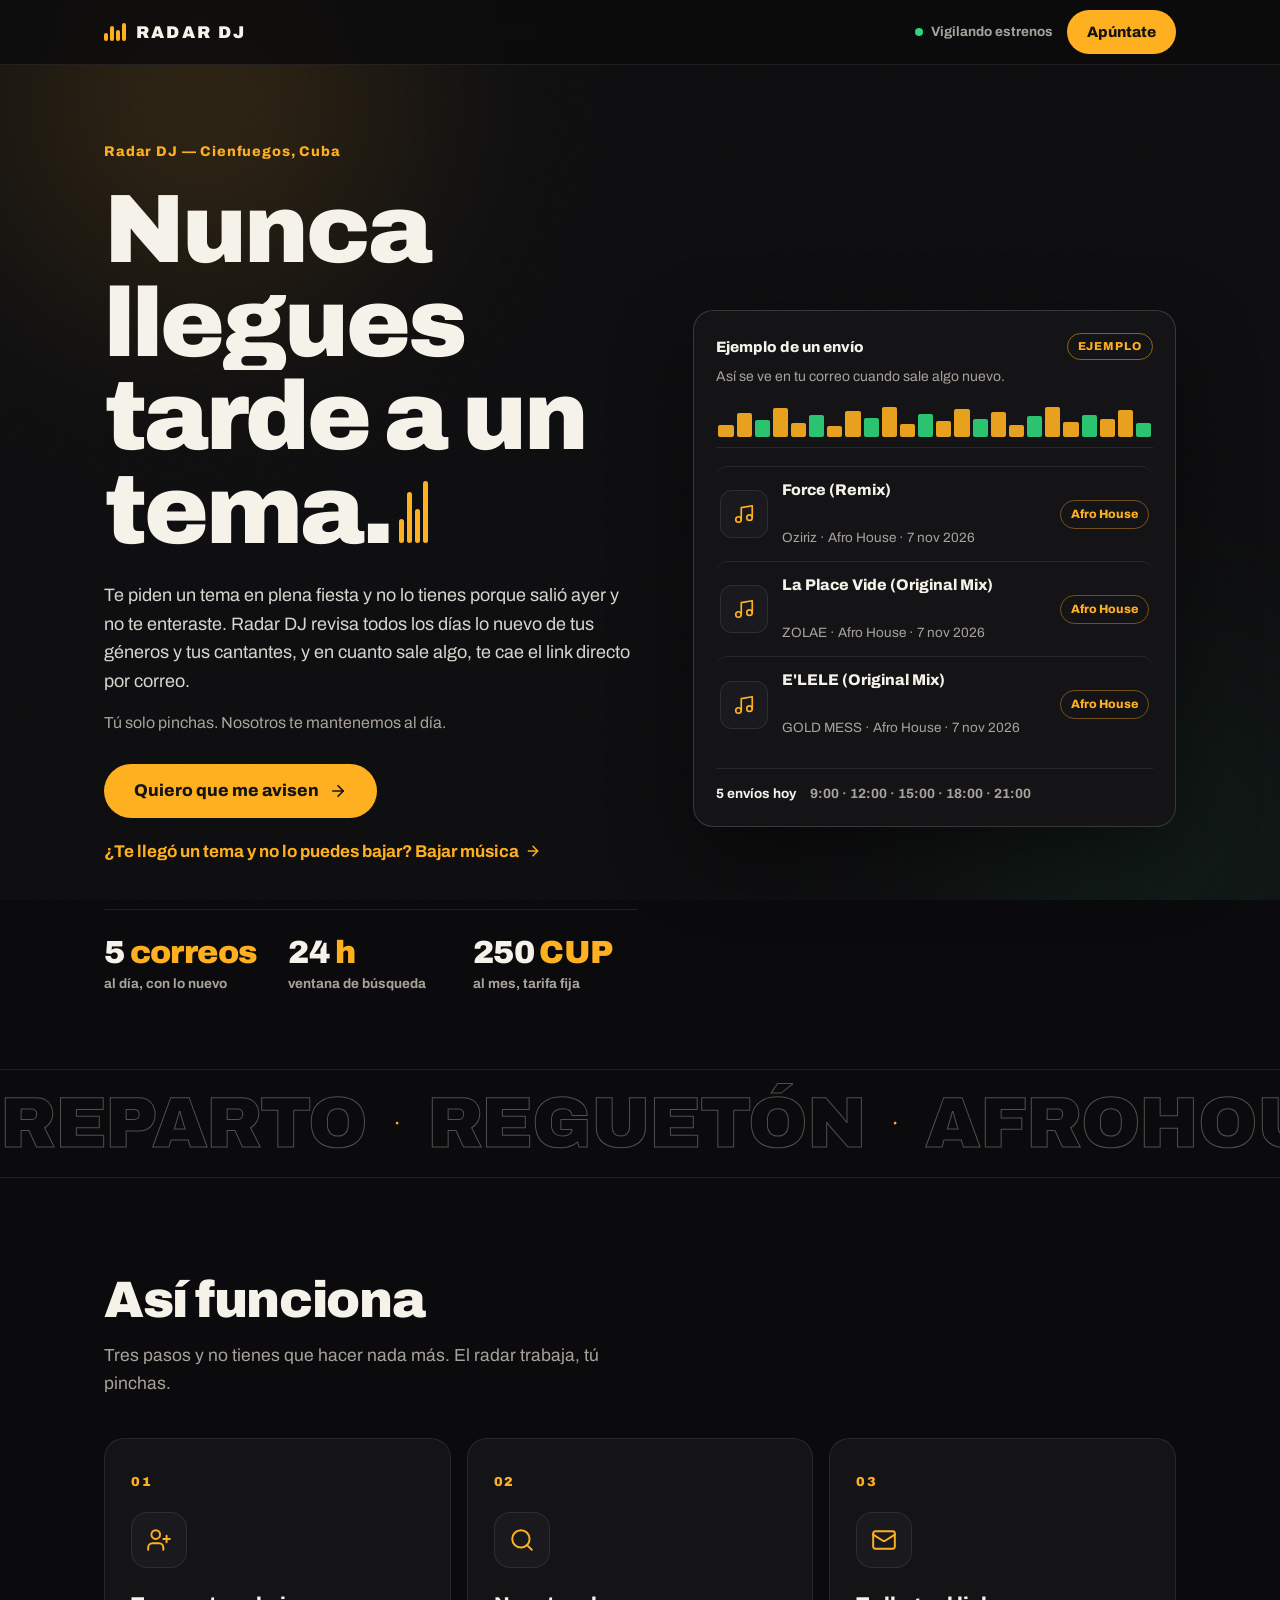
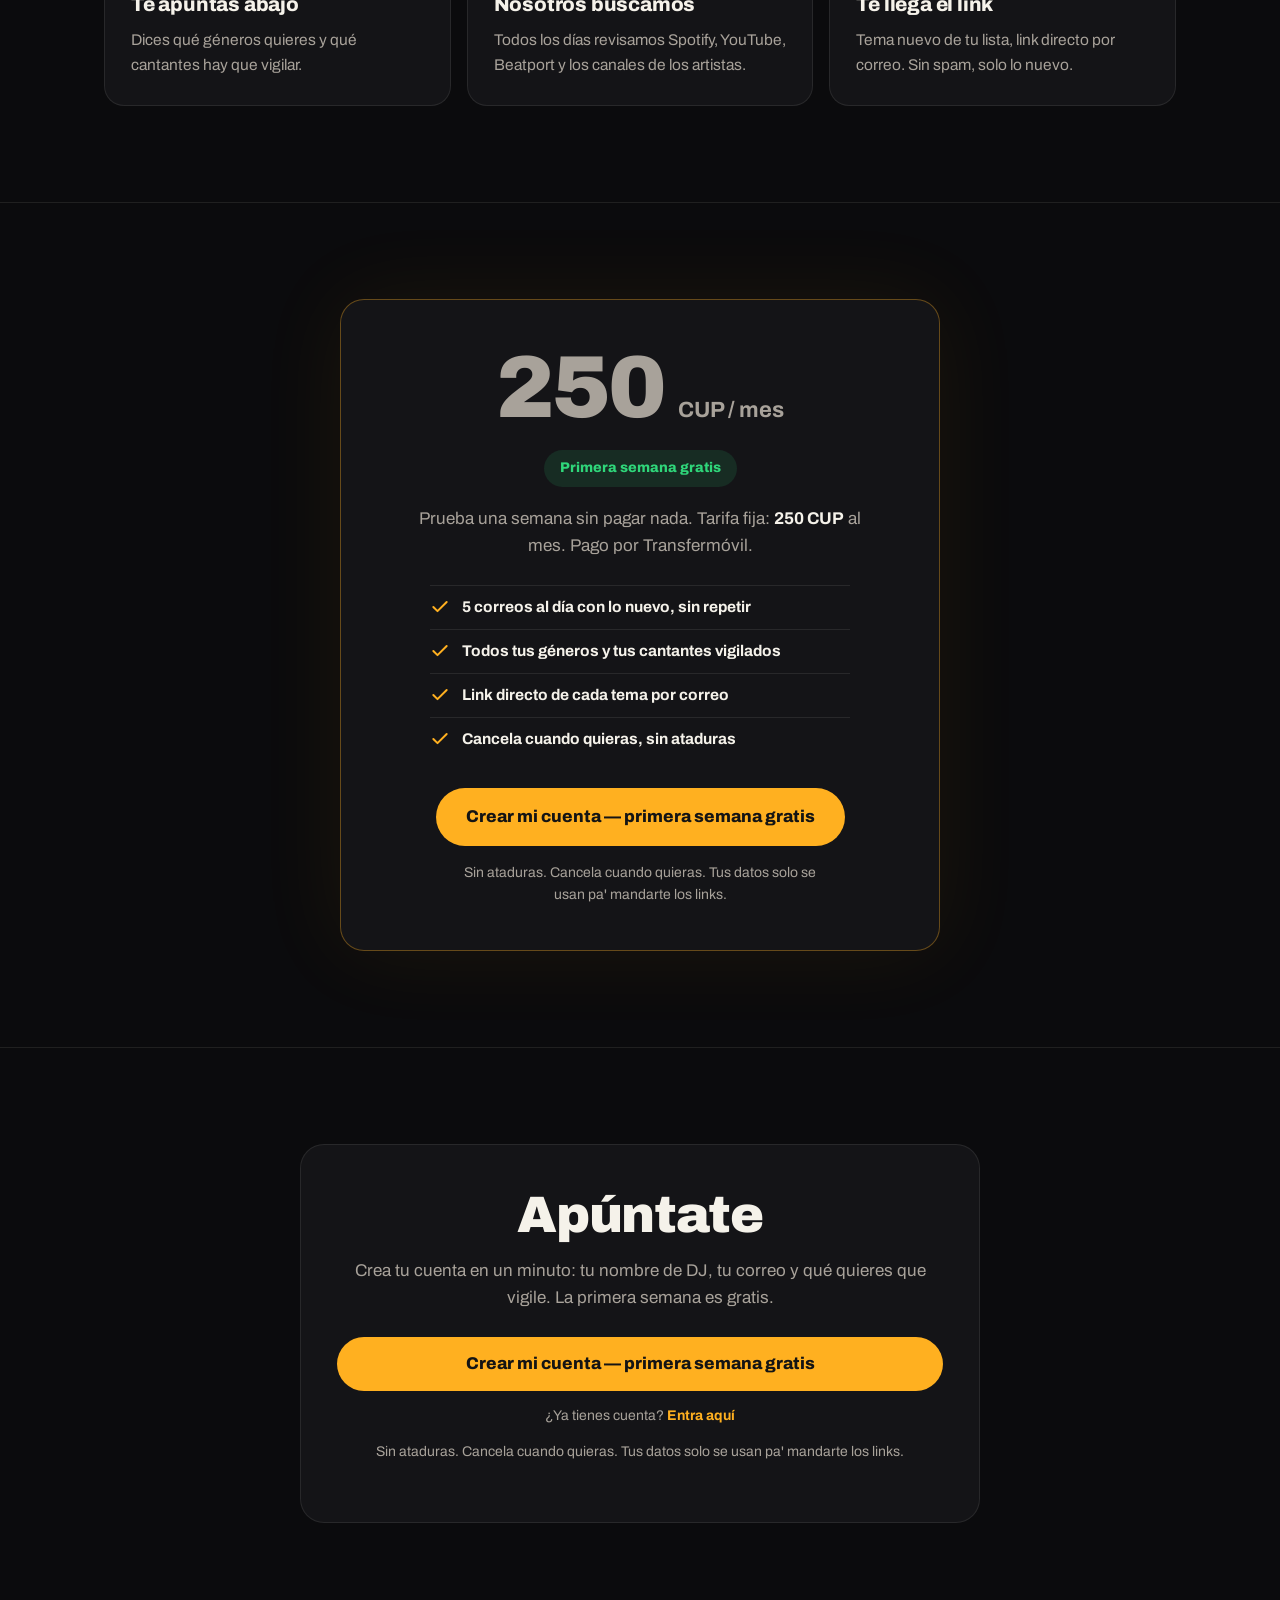
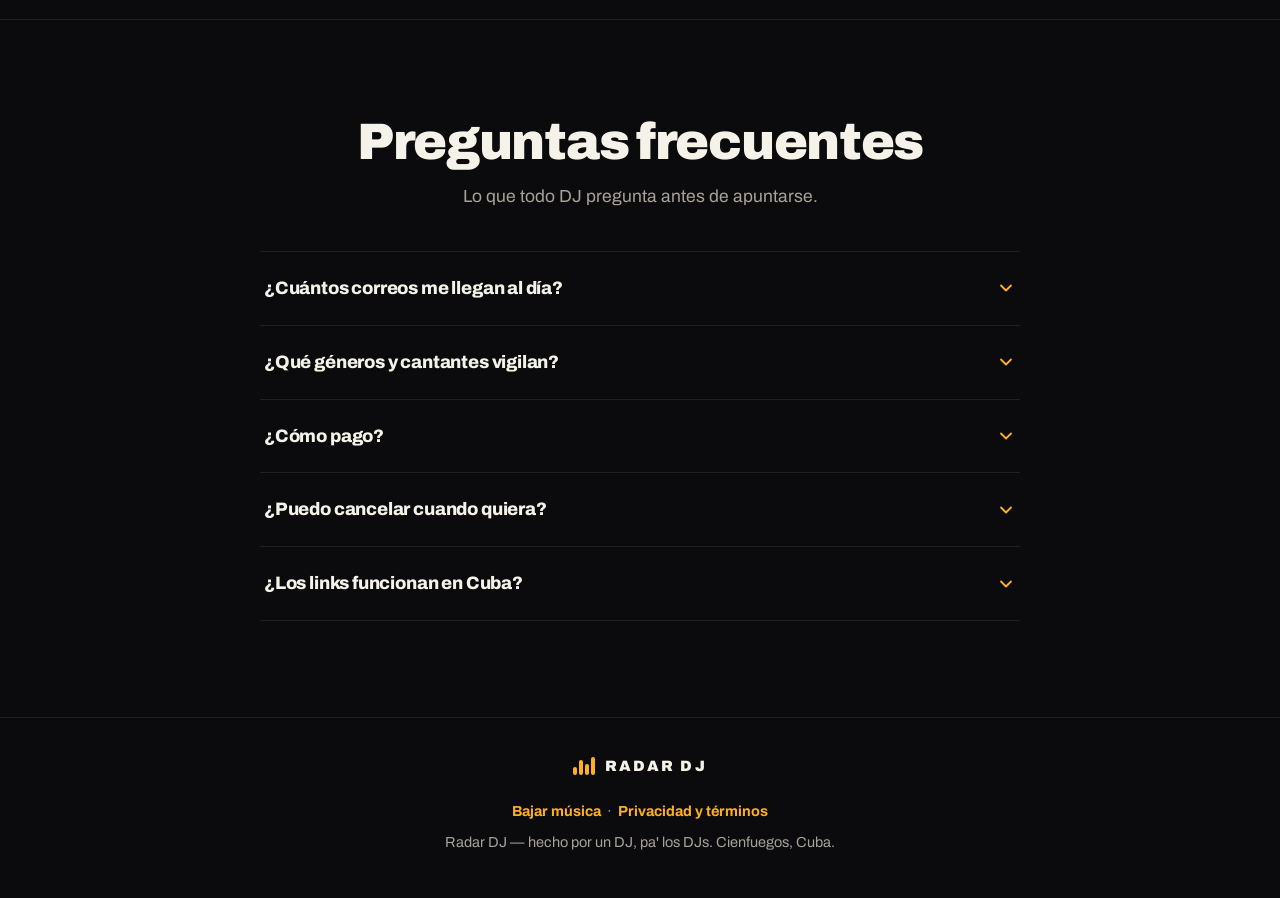
<file: index.html>
<!DOCTYPE html>
<html lang="es">
<head>
<meta charset="UTF-8">
<meta name="viewport" content="width=device-width, initial-scale=1.0, viewport-fit=cover">
<meta name="theme-color" content="#0b0b0d">
<title>Radar DJ — La música nueva te llega sola</title>
<meta name="description" content="Radar DJ vigila todos los días el reparto, el reguetón y el afrohouse. Cuando sale un tema nuevo, te llega el link directo por correo. Primera semana gratis.">
<link rel="preconnect" href="https://fonts.googleapis.com">
<link rel="preconnect" href="https://fonts.gstatic.com" crossorigin>
<link href="https://fonts.googleapis.com/css2?family=Archivo:wght@500;700;800;900&display=swap" rel="stylesheet">
<style>
/* ============ RADAR DJ — sistema de identidad v3 ============
   UNA idea: el ecualizador. Es la marca (logo), el visual del hero
   y el único motivo decorativo. Todo lo demás es quieto y disciplinado.
   Tokens: 2 acentos y punto. Ámbar = marca/acción. Verde = estado (en vivo).
   Tipografía: solo Archivo. Sin mono, sin emojis, sin más colores. */
:root {
  --bg: #0b0b0d;
  --surface: #141417;
  --surface-2: #1a1a1e;
  --line: rgba(245, 242, 234, .09);
  --line-strong: rgba(245, 242, 234, .16);
  --ink: #f5f2ea;
  --muted: #a8a29a;
  --faint: #6e6a63;
  --amber: #ffb020;
  --amber-soft: rgba(255, 176, 32, .12);
  --green: #2fd67a;
  --green-soft: rgba(47, 214, 122, .12);
  --danger: #ff5a5a;
  --r-card: 20px;
  --r-pill: 999px;
  --wrap: 1120px;
}
* { box-sizing: border-box; }
[hidden] { display: none !important; }
html { scroll-behavior: smooth; }
body {
  margin: 0;
  background: var(--bg);
  color: var(--ink);
  font-family: "Archivo", system-ui, -apple-system, "Segoe UI", sans-serif;
  font-size: 17px;
  line-height: 1.6;
  -webkit-font-smoothing: antialiased;
  overflow-x: hidden;
}
::selection { background: var(--amber); color: #141414; }
a { color: inherit; }
button { font-family: inherit; }
:focus-visible { outline: 3px solid var(--amber); outline-offset: 2px; border-radius: 6px; }

/* Fondo vivo de página completa: dos luces que respiran + grano */
.bg { position: fixed; inset: 0; z-index: 0; overflow: hidden; pointer-events: none; }
.bg .glow { position: absolute; border-radius: 50%; filter: blur(90px); }
.bg .glow-a { width: 640px; height: 640px; top: -220px; left: -120px;
  background: radial-gradient(circle, rgba(255, 176, 32, .20), transparent 65%);
  animation: drift-a 26s ease-in-out infinite alternate; }
.bg .glow-b { width: 560px; height: 560px; bottom: -240px; right: -140px;
  background: radial-gradient(circle, rgba(47, 214, 122, .10), transparent 65%);
  animation: drift-b 32s ease-in-out infinite alternate; }
@keyframes drift-a { from { transform: translate(0, 0); } to { transform: translate(90px, 60px); } }
@keyframes drift-b { from { transform: translate(0, 0); } to { transform: translate(-70px, -50px); } }
.bg .grain { position: absolute; inset: 0; opacity: .05;
  background-image: url("data:image/svg+xml,%3Csvg xmlns='http://www.w3.org/2000/svg' width='140' height='140'%3E%3Cfilter id='n'%3E%3CfeTurbulence type='fractalNoise' baseFrequency='0.9' numOctaves='2'/%3E%3C/filter%3E%3Crect width='140' height='140' filter='url(%23n)' opacity='1'/%3E%3C/svg%3E"); }

header.top, main, footer { position: relative; z-index: 1; }
.wrap { max-width: var(--wrap); margin: 0 auto; padding: 0 24px; }

/* ---------- Barra superior ---------- */
.top { position: sticky; top: 0; z-index: 30;
  background: rgba(11, 11, 13, .82); backdrop-filter: blur(14px); -webkit-backdrop-filter: blur(14px);
  border-bottom: 1px solid var(--line); }
.top .wrap { display: flex; align-items: center; justify-content: space-between; gap: 16px; height: 64px; }
.brand { display: inline-flex; align-items: center; gap: 10px; background: none; border: 0; padding: 0;
  cursor: pointer; color: var(--ink); font-weight: 900; letter-spacing: .14em; font-size: 17px; }
.brand .eqmark { display: inline-flex; align-items: flex-end; gap: 2.5px; height: 18px; }
.brand .eqmark i { display: block; width: 3.5px; background: var(--amber); border-radius: 2px; }
.brand .eqmark i:nth-child(1) { height: 8px; }
.brand .eqmark i:nth-child(2) { height: 15px; }
.brand .eqmark i:nth-child(3) { height: 11px; }
.brand .eqmark i:nth-child(4) { height: 18px; }
.top-right { display: flex; align-items: center; gap: 14px; }
.live { display: inline-flex; align-items: center; gap: 8px; color: var(--muted); font-size: 13.5px; font-weight: 700; }
.live .dot { width: 8px; height: 8px; border-radius: 50%; background: var(--green);
  box-shadow: 0 0 0 0 rgba(47, 214, 122, .5); animation: pulse 2.2s infinite; }
@keyframes pulse { 0% { box-shadow: 0 0 0 0 rgba(47, 214, 122, .45); } 70% { box-shadow: 0 0 0 9px rgba(47, 214, 122, 0); } 100% { box-shadow: 0 0 0 0 rgba(47, 214, 122, 0); } }
.top-cta { display: inline-flex; align-items: center; min-height: 44px; padding: 10px 20px; border-radius: var(--r-pill);
  background: var(--amber); color: #141414; font-weight: 800; font-size: 15px; text-decoration: none; }

/* ---------- Botones y enlaces (un solo sistema) ---------- */
.cta { display: inline-flex; align-items: center; justify-content: center; gap: 10px; min-height: 54px;
  padding: 15px 30px; border: 0; border-radius: var(--r-pill); cursor: pointer;
  background: var(--amber); color: #141414; font-weight: 800; font-size: 17px; text-decoration: none;
  transition: transform .18s ease, box-shadow .18s ease; }
.cta:hover { transform: translateY(-2px); box-shadow: 0 12px 32px rgba(255, 176, 32, .28); }
.cta:active { transform: translateY(0); }
.cta svg, .top-cta svg { flex: none; }
.ghost { display: inline-flex; align-items: center; justify-content: center; min-height: 48px; padding: 12px 22px;
  background: transparent; border: 1px solid var(--line-strong); color: var(--ink); font-weight: 700; font-size: 15.5px;
  border-radius: var(--r-pill); cursor: pointer; transition: border-color .18s ease; }
.ghost:hover { border-color: var(--amber); }
.textlink { color: var(--amber); font-weight: 700; text-decoration: none; display: inline-flex; align-items: center; gap: 6px; }
.textlink:hover { text-decoration: underline; }
.linklike { background: none; border: 0; padding: 0; cursor: pointer; color: var(--amber); font: inherit; font-weight: 700; }
.linklike:hover { text-decoration: underline; }
.submit { width: 100%; min-height: 54px; border: 0; border-radius: var(--r-pill); cursor: pointer;
  background: var(--amber); color: #141414; font-weight: 800; font-size: 17px;
  transition: transform .18s ease, box-shadow .18s ease; }
.submit:hover { transform: translateY(-2px); box-shadow: 0 12px 32px rgba(255, 176, 32, .28); }
.submit:disabled { opacity: .55; cursor: wait; transform: none; box-shadow: none; }
.fine { color: var(--muted); font-size: 14px; text-align: center; }
.ok { color: var(--green); font-weight: 700; }
.error { color: var(--danger); font-weight: 700; margin: 0 0 16px; }

/* ---------- Hero ---------- */
.hero { padding: 76px 0 72px; }
.hero-grid { display: grid; grid-template-columns: 1.05fr .95fr; gap: 56px; align-items: center; }
.hero-grid > * { min-width: 0; }
.steps > * { min-width: 0; }
.eyebrow { margin: 0 0 20px; color: var(--amber); font-size: 14px; font-weight: 800; letter-spacing: .06em; }
h1 { margin: 0 0 24px; font-size: clamp(54px, 7.6vw, 108px); line-height: .96; font-weight: 900; letter-spacing: -.03em; }
h1 .line { display: block; overflow: hidden; }
h1 .line > span { display: inline-block; animation: rise .8s cubic-bezier(.2, .7, .2, 1) both; }
h1 .line:nth-child(2) > span { animation-delay: .1s; }
h1 .line:nth-child(3) > span { animation-delay: .2s; }
@keyframes rise { from { transform: translateY(110%); } to { transform: translateY(0); } }
h1 .eq-inline { display: inline-flex; align-items: flex-end; gap: 3px; height: .72em; margin-left: .08em; vertical-align: baseline; }
h1 .eq-inline i { display: block; width: 5px; background: var(--amber); border-radius: 3px; animation: eqbar 1s ease-in-out infinite; }
h1 .eq-inline i:nth-child(1) { height: 34%; animation-delay: 0s; }
h1 .eq-inline i:nth-child(2) { height: 72%; animation-delay: .18s; }
h1 .eq-inline i:nth-child(3) { height: 48%; animation-delay: .36s; }
h1 .eq-inline i:nth-child(4) { height: 88%; animation-delay: .1s; }
@keyframes eqbar { 0%, 100% { transform: scaleY(.55); } 50% { transform: scaleY(1); } }
.lede { margin: 0 0 14px; max-width: 54ch; color: #d8d5cf; font-size: 18px; }
.lede.small { color: var(--muted); font-size: 16px; }
.hero-cta { display: flex; flex-wrap: wrap; align-items: center; gap: 20px; margin-top: 28px; }
.hero-stats { display: grid; grid-template-columns: repeat(3, 1fr); gap: 20px; margin-top: 44px; padding-top: 26px;
  border-top: 1px solid var(--line); }
.hero-stats .stat b { display: block; font-size: clamp(24px, 2.6vw, 32px); font-weight: 900; letter-spacing: -.02em; line-height: 1.05; }
.hero-stats .stat b em { font-style: normal; color: var(--amber); }
.hero-stats .stat span { color: var(--muted); font-size: 13.5px; font-weight: 700; }

/* Consola: la única pieza visual del hero */
.console { background: var(--surface); border: 1px solid var(--line-strong); border-radius: var(--r-card);
  padding: 22px; box-shadow: 0 30px 80px rgba(0, 0, 0, .45); animation: fadein .9s ease .25s both; }
@keyframes fadein { from { opacity: 0; transform: translateY(16px); } to { opacity: 1; transform: none; } }
.console-head { display: flex; align-items: center; justify-content: space-between; gap: 12px; margin-bottom: 6px; }
.console-head .c-title { font-weight: 800; font-size: 15px; }
.tag { display: inline-flex; align-items: center; min-height: 24px; padding: 3px 10px; border-radius: var(--r-pill);
  border: 1px solid rgba(255, 176, 32, .5); color: var(--amber); font-size: 11.5px; font-weight: 800; letter-spacing: .08em; }
.console-sub { margin: 0 0 16px; color: var(--muted); font-size: 14px; }
.eq { display: flex; align-items: flex-end; gap: 3px; height: 44px; margin-bottom: 18px; padding: 0 2px;
  border-bottom: 1px solid var(--line); padding-bottom: 10px; }
.eq i { flex: 1; background: var(--amber); border-radius: 2px; transform-origin: bottom;
  animation: eqbar 1.15s ease-in-out infinite; opacity: .9; }
.eq i:nth-child(3n) { background: var(--green); }
.track { display: flex; align-items: center; gap: 14px; padding: 13px 4px; border-top: 1px solid var(--line);
  color: inherit; text-decoration: none; border-radius: 12px; transition: background .15s ease; }
.track:hover { background: rgba(245, 242, 234, .04); }
.track .cover { flex: none; width: 48px; height: 48px; border-radius: 12px; background: var(--surface-2);
  border: 1px solid var(--line); display: flex; align-items: center; justify-content: center; color: var(--amber); }
.track .t-meta { display: block; min-width: 0; flex: 1; }
.track .t-title { display: block; font-weight: 800; font-size: 15.5px; line-height: 1.25; white-space: nowrap; overflow: hidden; text-overflow: ellipsis; }
.track .t-artist { display: block; color: var(--muted); font-size: 13.5px; white-space: nowrap; overflow: hidden; text-overflow: ellipsis; }
.track .t-pill { flex: none; font-size: 12px; font-weight: 800; color: var(--amber);
  border: 1px solid rgba(255, 176, 32, .4); border-radius: var(--r-pill); padding: 4px 10px; }
.console-foot { margin: 16px 0 0; padding-top: 14px; border-top: 1px solid var(--line);
  color: var(--muted); font-size: 13.5px; font-weight: 700; display: flex; flex-wrap: wrap; gap: 6px 14px; }
.console-foot b { color: var(--ink); }

/* ---------- Marquee de géneros ---------- */
.ticker { overflow: hidden; white-space: nowrap; border-top: 1px solid var(--line); border-bottom: 1px solid var(--line);
  padding: 18px 0; }
.ticker-track { display: inline-flex; align-items: center; animation: scrollx 30s linear infinite; will-change: transform; }
.ticker-track span { font-size: clamp(40px, 5.6vw, 76px); font-weight: 900; letter-spacing: -.02em; line-height: 1;
  color: transparent; -webkit-text-stroke: 1px rgba(245, 242, 234, .3); padding-right: 28px; }
.ticker-track .sep { color: var(--amber); -webkit-text-stroke: 0; font-size: .5em; padding-right: 28px; }
@keyframes scrollx { from { transform: translateX(0); } to { transform: translateX(-50%); } }

/* ---------- Secciones ---------- */
section.block { padding: 96px 0; }
section.block + section.block { border-top: 1px solid var(--line); }
h2 { margin: 0 0 14px; font-size: clamp(30px, 4vw, 52px); font-weight: 900; letter-spacing: -.025em; line-height: 1.04; }
.section-lede { margin: 0 0 40px; max-width: 56ch; color: var(--muted); font-size: 17.5px; }

/* Pasos: una sola sección, tarjetas idénticas */
.steps { display: grid; grid-template-columns: repeat(3, 1fr); gap: 16px; }
.step { background: var(--surface); border: 1px solid var(--line); border-radius: var(--r-card); padding: 28px 26px;
  transition: border-color .2s ease, transform .2s ease; }
.step:hover { border-color: var(--line-strong); transform: translateY(-3px); }
.step .num { color: var(--amber); font-weight: 900; font-size: 13px; letter-spacing: .14em; }
.step .ic { width: 56px; height: 56px; margin: 18px 0 20px; border-radius: 16px; background: var(--surface-2);
  border: 1px solid var(--line); display: flex; align-items: center; justify-content: center; color: var(--amber); }
.step h3 { margin: 0 0 8px; font-size: 20px; font-weight: 800; letter-spacing: -.01em; }
.step p { margin: 0; color: var(--muted); font-size: 15.5px; }

/* Precio: una sola tarjeta centrada */
.price-card { max-width: 600px; margin: 0 auto; text-align: center; background: var(--surface);
  border: 1px solid rgba(255, 176, 32, .35); border-radius: 24px; padding: 44px 36px;
  box-shadow: 0 0 90px rgba(255, 176, 32, .07); }
.price-card .amount { margin: 0; font-size: clamp(64px, 9vw, 88px); font-weight: 900; letter-spacing: -.03em; line-height: 1; }
.price-card .amount span { font-size: 22px; font-weight: 700; color: var(--muted); letter-spacing: 0; }
.price-card .free-pill { display: inline-flex; margin: 18px 0 8px; padding: 7px 16px; border-radius: var(--r-pill);
  background: var(--green-soft); color: var(--green); font-weight: 800; font-size: 14px; }
.price-card > p { color: var(--muted); max-width: 46ch; margin: 10px auto 0; }
.price-card > p strong { color: var(--ink); }
.checklist { list-style: none; margin: 26px auto 28px; padding: 0; max-width: 420px; text-align: left; }
.checklist li { display: flex; gap: 12px; align-items: flex-start; padding: 9px 0; border-top: 1px solid var(--line); font-weight: 700; font-size: 15.5px; }
.checklist li svg { flex: none; margin-top: 2px; color: var(--amber); }

/* Registro y panel */
.form-wrap { background: var(--surface); border: 1px solid var(--line); border-radius: 24px; padding: 44px 36px; max-width: 680px; margin: 0 auto; text-align: center; }
.form-intro { color: var(--muted); margin: 0 0 26px; }
.panel-box { background: var(--surface); border: 1px solid var(--line); border-radius: 24px; padding: 36px 32px; max-width: 680px; margin: 0 auto; }
.panel-box h2 { font-size: 30px; }
.panel-box .kv { margin: 0; padding: 11px 0; border-top: 1px solid var(--line); color: var(--muted); }
.panel-box .kv:first-of-type { border-top: 0; }
.panel-box .kv strong { color: var(--ink); }
.big-days { font-size: 56px; font-weight: 900; line-height: 1; margin: 10px 0 2px; color: var(--amber); letter-spacing: -.02em; }
.big-days span { font-size: 18px; font-weight: 700; color: var(--muted); letter-spacing: 0; }
.badge { display: inline-flex; align-items: center; min-height: 28px; padding: 4px 14px; border-radius: var(--r-pill);
  background: var(--green); color: #0b0b0d; font-weight: 800; font-size: 13.5px; }
.badge.free { background: var(--amber); }
.badge.expired { background: var(--danger); color: #fff; }
.panel-actions { display: flex; flex-wrap: wrap; gap: 12px; margin-top: 22px; }
.panel-actions .submit { width: auto; padding: 13px 26px; min-height: 48px; }
.chip-static { display: inline-flex; font-weight: 700; font-size: 14px; border: 1px solid var(--line-strong);
  border-radius: var(--r-pill); padding: 7px 14px; margin: 0 8px 8px 0; }
.renew-box { background: var(--bg); border: 1px solid var(--line); border-radius: 14px; padding: 20px; margin-top: 20px; }
.renew-box p { margin-top: 0; }
.renew-box .submit { width: auto; padding: 12px 22px; min-height: 48px; }

/* FAQ */
.faq-list { max-width: 760px; margin: 0 auto; border-top: 1px solid var(--line); }
.faq-list details { border-bottom: 1px solid var(--line); }
.faq-list summary { list-style: none; cursor: pointer; display: flex; align-items: center; justify-content: space-between;
  gap: 16px; padding: 22px 4px; font-weight: 800; font-size: 18px; letter-spacing: -.01em; }
.faq-list summary::-webkit-details-marker { display: none; }
.faq-list summary svg { flex: none; color: var(--amber); transition: transform .25s ease; }
.faq-list details[open ] summary svg { transform: rotate(180deg); }
.faq-list details p { margin: 0; padding: 0 4px 24px; color: var(--muted); max-width: 62ch; }
.faq-list details p strong { color: var(--ink); }

/* Footer */
footer { border-top: 1px solid var(--line); padding: 36px 0 calc(36px + env(safe-area-inset-bottom)); text-align: center; color: var(--muted); font-size: 14.5px; }
footer .foot-brand { display: inline-flex; align-items: center; gap: 10px; color: var(--ink); font-weight: 900;
  letter-spacing: .14em; font-size: 15px; margin-bottom: 14px; }
footer p { margin: 8px 0; }
footer .textlink { font-size: 14.5px; }

/* ---------- Modal ---------- */
.modal { position: fixed; inset: 0; background: rgba(5, 5, 6, .8); backdrop-filter: blur(8px); -webkit-backdrop-filter: blur(8px);
  display: flex; align-items: flex-start; justify-content: center; padding: 24px 14px; z-index: 50; overflow-y: auto; }
.modal-card { background: var(--surface); border: 1px solid var(--line-strong); border-radius: 24px;
  padding: 30px 26px; width: 100%; max-width: 560px; margin-top: 4vh; animation: fadein .3s ease both; }
.modal-card h2 { font-size: 28px; margin-bottom: 6px; }
.modal-close { float: right; background: none; border: 0; color: var(--muted); font-size: 30px; cursor: pointer; line-height: 1; padding: 4px 8px; }
.modal-close:hover { color: var(--ink); }
.tabs { display: flex; gap: 4px; margin: 16px 0 22px; background: var(--surface-2); border: 1px solid var(--line);
  border-radius: var(--r-pill); padding: 4px; }
.tabs button { flex: 1; font-weight: 800; font-size: 15px; padding: 11px; border-radius: var(--r-pill);
  border: 0; background: transparent; color: var(--ink); cursor: pointer; min-height: 44px; }
.tabs button[aria-selected="true"] { background: var(--amber); color: #141414; }
.modal-card form label, .modal-card form fieldset { display: block; margin-bottom: 18px; font-weight: 700; font-size: 15px; }
.modal-card form fieldset { border: 0; padding: 0; }
.modal-card form legend { margin-bottom: 10px; font-weight: 700; }
.modal-card input[type="password"] { width: 100%; margin-top: 8px; background: var(--bg); border: 1px solid var(--line);
  border-radius: 12px; color: var(--ink); font: inherit; padding: 13px 14px; font-size: 16px; }
input[type="text"], input[type="tel"], input[type="email"], textarea { width: 100%; margin-top: 8px;
  background: var(--bg); border: 1px solid var(--line); border-radius: 12px; color: var(--ink);
  font: inherit; padding: 13px 14px; font-size: 16px; }
input::placeholder, textarea::placeholder { color: #5d5a66; }
input:focus, textarea:focus { border-color: var(--amber); outline: none; }
textarea { resize: vertical; min-height: 96px; }
.opt { color: var(--muted); font-weight: 500; font-size: 13.5px; }
.chips { display: flex; flex-wrap: wrap; gap: 10px; }
.chips button { font-weight: 700; font-size: 15px; background: transparent; color: var(--ink);
  border: 1px solid var(--line-strong); border-radius: var(--r-pill); padding: 10px 16px; cursor: pointer; min-height: 44px;
  transition: background .15s ease, border-color .15s ease, color .15s ease; }
.chips button[aria-pressed="true"] { background: var(--amber); border-color: var(--amber); color: #141414; }
.honeypot { position: absolute; left: -9999px; width: 1px; height: 1px; overflow: hidden; }

/* Reveal al hacer scroll (con red de seguridad en JS) */
.reveal { opacity: 0; transform: translateY(20px); transition: opacity .7s ease, transform .7s ease; }
.reveal.in { opacity: 1; transform: none; }

/* ---------- Responsive ---------- */
@media (max-width: 900px) {
  .hero-grid { grid-template-columns: 1fr; gap: 40px; }
  .hero { padding: 56px 0 56px; }
  .steps { grid-template-columns: 1fr; }
}
@media (max-width: 560px) {
  body { font-size: 16.5px; }
  h1 { font-size: clamp(42px, 12vw, 54px); }
  .live .live-text { display: none; }
  .top-cta { padding: 9px 16px; font-size: 14px; }
  section.block { padding: 64px 0; }
  .form-wrap, .panel-box { padding: 32px 20px; }
  .price-card { padding: 36px 20px; }
  .modal-card { padding: 26px 18px; }
  .hero-stats { gap: 12px; }
  .hero-stats .stat b { font-size: 21px; white-space: nowrap; }
  .hero-stats .stat span { font-size: 12.5px; }
  .console { padding: 18px 16px; }
}
@media (prefers-reduced-motion: reduce) {
  html { scroll-behavior: auto; }
  *, *::before, *::after { animation-duration: .001s !important; animation-iteration-count: 1 !important; transition-duration: .001s !important; }
  .reveal { opacity: 1; transform: none; }
}
</style>
</head>
<body>
<div class="bg" aria-hidden="true"><div class="glow glow-a"></div><div class="glow glow-b"></div><div class="grain"></div></div>

<header class="top">
  <div class="wrap">
    <button class="brand" id="brandBtn" type="button" title="Inicio"><span class="eqmark" aria-hidden="true"><i></i><i></i><i></i><i></i></span>RADAR&nbsp;DJ</button>
    <div class="top-right">
      <span class="live"><span class="dot"></span><span class="live-text">Vigilando estrenos</span></span>
      <a class="top-cta" href="#registro">Apúntate</a>
    </div>
  </div>
</header>

<main>
  <section class="hero">
    <div class="wrap hero-grid">
      <div class="hero-copy">
        <p class="eyebrow">Radar DJ — Cienfuegos, Cuba</p>
        <h1><span class="line"><span>Nunca llegues</span></span><span class="line"><span>tarde a un</span></span><span class="line"><span>tema.<span class="eq-inline" aria-hidden="true"><i></i><i></i><i></i><i></i></span></span></span></h1>
        <p class="lede">Te piden un tema en plena fiesta y no lo tienes porque salió ayer y no te enteraste. Radar DJ revisa todos los días lo nuevo de tus géneros y tus cantantes, y en cuanto sale algo, te cae el link directo por correo.</p>
        <p class="lede small">Tú solo pinchas. Nosotros te mantenemos al día.</p>
        <div class="hero-cta">
          <button class="cta" id="ctaSignup" type="button">Quiero que me avisen
            <svg width="18" height="18" viewBox="0 0 24 24" fill="none" stroke="currentColor" stroke-width="2.2" stroke-linecap="round" stroke-linejoin="round" aria-hidden="true"><path d="M5 12h14"/><path d="m12 5 7 7-7 7"/></svg>
          </button>
          <a class="textlink" href="descargarmusica/">¿Te llegó un tema y no lo puedes bajar? Bajar música
            <svg width="16" height="16" viewBox="0 0 24 24" fill="none" stroke="currentColor" stroke-width="2.2" stroke-linecap="round" stroke-linejoin="round" aria-hidden="true"><path d="M5 12h14"/><path d="m12 5 7 7-7 7"/></svg>
          </a>
        </div>
        <div class="hero-stats">
          <div class="stat"><b>5 <em>correos</em></b><span>al día, con lo nuevo</span></div>
          <div class="stat"><b>24 <em>h</em></b><span>ventana de búsqueda</span></div>
          <div class="stat"><b>250 <em>CUP</em></b><span>al mes, tarifa fija</span></div>
        </div>
      </div>

      <aside class="console" aria-label="Ejemplo de un envío de Radar DJ">
        <div class="console-head">
          <span class="c-title">Ejemplo de un envío</span>
          <span class="tag">EJEMPLO</span>
        </div>
        <p class="console-sub">Así se ve en tu correo cuando sale algo nuevo.</p>
        <div class="eq" aria-hidden="true"><i style="height:38%;animation-delay:0s"></i><i style="height:72%;animation-delay:.12s"></i><i style="height:52%;animation-delay:.24s"></i><i style="height:88%;animation-delay:.06s"></i><i style="height:44%;animation-delay:.3s"></i><i style="height:66%;animation-delay:.18s"></i><i style="height:34%;animation-delay:.42s"></i><i style="height:80%;animation-delay:.09s"></i><i style="height:58%;animation-delay:.27s"></i><i style="height:92%;animation-delay:.15s"></i><i style="height:40%;animation-delay:.36s"></i><i style="height:70%;animation-delay:.03s"></i><i style="height:48%;animation-delay:.21s"></i><i style="height:84%;animation-delay:.33s"></i><i style="height:56%;animation-delay:.11s"></i><i style="height:76%;animation-delay:.45s"></i><i style="height:36%;animation-delay:.2s"></i><i style="height:64%;animation-delay:.07s"></i><i style="height:90%;animation-delay:.3s"></i><i style="height:46%;animation-delay:.14s"></i><i style="height:68%;animation-delay:.39s"></i><i style="height:54%;animation-delay:.24s"></i><i style="height:82%;animation-delay:.05s"></i><i style="height:42%;animation-delay:.31s"></i></div>
        <a class="track" href="https://www.beatport.com/track/force/30661546" target="_blank" rel="noopener">
          <span class="cover"><svg width="22" height="22" viewBox="0 0 24 24" fill="none" stroke="currentColor" stroke-width="1.8" stroke-linecap="round" stroke-linejoin="round" aria-hidden="true"><path d="M9 18V5l12-2v13"/><circle cx="6" cy="18" r="3"/><circle cx="18" cy="16" r="3"/></svg></span>
          <span class="t-meta"><span class="t-title">Force (Remix)</span><br><span class="t-artist">Oziriz · Afro House · 7 nov 2026</span></span>
          <span class="t-pill">Afro House</span>
        </a>
        <a class="track" href="https://www.beatport.com/track/la-place-vide/31071218" target="_blank" rel="noopener">
          <span class="cover"><svg width="22" height="22" viewBox="0 0 24 24" fill="none" stroke="currentColor" stroke-width="1.8" stroke-linecap="round" stroke-linejoin="round" aria-hidden="true"><path d="M9 18V5l12-2v13"/><circle cx="6" cy="18" r="3"/><circle cx="18" cy="16" r="3"/></svg></span>
          <span class="t-meta"><span class="t-title">La Place Vide (Original Mix)</span><br><span class="t-artist">ZOLAE · Afro House · 7 nov 2026</span></span>
          <span class="t-pill">Afro House</span>
        </a>
        <a class="track" href="https://www.beatport.com/track/elele/31077782" target="_blank" rel="noopener">
          <span class="cover"><svg width="22" height="22" viewBox="0 0 24 24" fill="none" stroke="currentColor" stroke-width="1.8" stroke-linecap="round" stroke-linejoin="round" aria-hidden="true"><path d="M9 18V5l12-2v13"/><circle cx="6" cy="18" r="3"/><circle cx="18" cy="16" r="3"/></svg></span>
          <span class="t-meta"><span class="t-title">E'LELE (Original Mix)</span><br><span class="t-artist">GOLD MESS · Afro House · 7 nov 2026</span></span>
          <span class="t-pill">Afro House</span>
        </a>
        <p class="console-foot"><span><b>5 envíos hoy</b></span><span>9:00 · 12:00 · 15:00 · 18:00 · 21:00</span></p>
      </aside>
    </div>
  </section>

  <div class="ticker" aria-hidden="true">
    <div class="ticker-track">
      <span>REPARTO</span><span class="sep">•</span><span>REGUETÓN</span><span class="sep">•</span><span>AFROHOUSE</span><span class="sep">•</span><span>DEMBOW</span><span class="sep">•</span><span>SALSA</span><span class="sep">•</span><span>BACHATA</span><span class="sep">•</span><span>GUARACHA</span><span class="sep">•</span><span>HOUSE</span><span class="sep">•</span><span>TECHNO</span><span class="sep">•</span>
      <span>REPARTO</span><span class="sep">•</span><span>REGUETÓN</span><span class="sep">•</span><span>AFROHOUSE</span><span class="sep">•</span><span>DEMBOW</span><span class="sep">•</span><span>SALSA</span><span class="sep">•</span><span>BACHATA</span><span class="sep">•</span><span>GUARACHA</span><span class="sep">•</span><span>HOUSE</span><span class="sep">•</span><span>TECHNO</span><span class="sep">•</span>
    </div>
  </div>

  <section class="block how">
    <div class="wrap reveal">
      <h2>Así funciona</h2>
      <p class="section-lede">Tres pasos y no tienes que hacer nada más. El radar trabaja, tú pinchas.</p>
      <div class="steps">
        <article class="step">
          <span class="num">01</span>
          <span class="ic"><svg width="26" height="26" viewBox="0 0 24 24" fill="none" stroke="currentColor" stroke-width="1.8" stroke-linecap="round" stroke-linejoin="round" aria-hidden="true"><path d="M16 21v-2a4 4 0 0 0-4-4H6a4 4 0 0 0-4 4v2"/><circle cx="9" cy="7" r="4"/><path d="M19 8v6"/><path d="M22 11h-6"/></svg></span>
          <h3>Te apuntas abajo</h3>
          <p>Dices qué géneros quieres y qué cantantes hay que vigilar.</p>
        </article>
        <article class="step">
          <span class="num">02</span>
          <span class="ic"><svg width="26" height="26" viewBox="0 0 24 24" fill="none" stroke="currentColor" stroke-width="1.8" stroke-linecap="round" stroke-linejoin="round" aria-hidden="true"><circle cx="11" cy="11" r="8"/><path d="m21 21-4.3-4.3"/></svg></span>
          <h3>Nosotros buscamos</h3>
          <p>Todos los días revisamos Spotify, YouTube, Beatport y los canales de los artistas.</p>
        </article>
        <article class="step">
          <span class="num">03</span>
          <span class="ic"><svg width="26" height="26" viewBox="0 0 24 24" fill="none" stroke="currentColor" stroke-width="1.8" stroke-linecap="round" stroke-linejoin="round" aria-hidden="true"><rect width="20" height="16" x="2" y="4" rx="2"/><path d="m22 7-8.97 5.7a1.94 1.94 0 0 1-2.06 0L2 7"/></svg></span>
          <h3>Te llega el link</h3>
          <p>Tema nuevo de tu lista, link directo por correo. Sin spam, solo lo nuevo.</p>
        </article>
      </div>
    </div>
  </section>

  <section class="block price">
    <div class="wrap reveal">
      <div class="price-card">
        <p class="amount">250 <span>CUP / mes</span></p>
        <span class="free-pill">Primera semana gratis</span>
        <p>Prueba una semana sin pagar nada. Tarifa fija: <strong>250 CUP</strong> al mes. Pago por Transfermóvil.</p>
        <ul class="checklist">
          <li><svg width="20" height="20" viewBox="0 0 24 24" fill="none" stroke="currentColor" stroke-width="2.4" stroke-linecap="round" stroke-linejoin="round" aria-hidden="true"><path d="M20 6 9 17l-5-5"/></svg>5 correos al día con lo nuevo, sin repetir</li>
          <li><svg width="20" height="20" viewBox="0 0 24 24" fill="none" stroke="currentColor" stroke-width="2.4" stroke-linecap="round" stroke-linejoin="round" aria-hidden="true"><path d="M20 6 9 17l-5-5"/></svg>Todos tus géneros y tus cantantes vigilados</li>
          <li><svg width="20" height="20" viewBox="0 0 24 24" fill="none" stroke="currentColor" stroke-width="2.4" stroke-linecap="round" stroke-linejoin="round" aria-hidden="true"><path d="M20 6 9 17l-5-5"/></svg>Link directo de cada tema por correo</li>
          <li><svg width="20" height="20" viewBox="0 0 24 24" fill="none" stroke="currentColor" stroke-width="2.4" stroke-linecap="round" stroke-linejoin="round" aria-hidden="true"><path d="M20 6 9 17l-5-5"/></svg>Cancela cuando quieras, sin ataduras</li>
        </ul>
        <a class="cta" href="#registro">Crear mi cuenta — primera semana gratis</a>
        <p class="fine" style="margin-top:16px">Sin ataduras. Cancela cuando quieras. Tus datos solo se usan pa' mandarte los links.</p>
      </div>
    </div>
  </section>

  <!-- Registro (visible cuando NO hay sesión) -->
  <section class="block">
    <div class="wrap reveal">
      <div class="form-wrap" id="registro">
        <h2>Apúntate</h2>
        <p class="form-intro">Crea tu cuenta en un minuto: tu nombre de DJ, tu correo y qué quieres que vigile. La primera semana es gratis.</p>
        <button class="submit" type="button" id="openRegisterBtn">Crear mi cuenta — primera semana gratis</button>
        <p class="fine" style="margin-top:14px">¿Ya tienes cuenta? <button class="linklike" type="button" id="openLoginBtn">Entra aquí</button></p>
        <p class="fine">Sin ataduras. Cancela cuando quieras. Tus datos solo se usan pa' mandarte los links.</p>
      </div>

      <!-- Panel del usuario (visible CON sesión) -->
      <div id="panel" hidden>
        <div class="panel-box">
          <h2 id="panelTitle">Mi panel</h2>
          <p class="kv">Hola, <strong id="panelName">—</strong></p>
          <p class="kv">Suscripción: <span class="badge free" id="panelPlan">Gratis</span></p>
          <p class="big-days"><span id="panelDays">—</span> <span id="panelDaysLabel">días te quedan</span></p>
          <p class="kv">Vence: <strong id="panelExpires">—</strong></p>
          <p class="kv">Correo: <strong id="panelEmail">—</strong></p>
          <p class="kv">Teléfono: <strong id="panelPhone">—</strong></p>
          <p class="kv">Géneros que vigilamos:</p>
          <p id="panelGenres">—</p>
          <p class="kv">Cantantes que vigilamos:</p>
          <p id="panelArtists">—</p>
          <div class="panel-actions">
            <button class="submit" type="button" id="renewBtn">Renovar suscripción</button>
            <button class="ghost" type="button" id="logoutBtn">Cerrar sesión</button>
          </div>
          <div class="renew-box" id="renewBox" hidden>
            <p style="margin-top:0">Renovar son <strong>250 CUP</strong> por Transfermóvil. Paga y toca el botón de abajo para avisarle a Yoel; él activa tu renovación cuando confirme el pago.</p>
            <button class="submit" type="button" id="paidBtn">Ya pagué, avisar</button>
            <p class="fine" id="renewMsg" hidden style="text-align:left;margin-top:12px"></p>
          </div>
        </div>
      </div>
    </div>
  </section>

  <section class="block">
    <div class="wrap reveal">
      <h2 style="text-align:center">Preguntas frecuentes</h2>
      <p class="section-lede" style="text-align:center;margin-left:auto;margin-right:auto">Lo que todo DJ pregunta antes de apuntarse.</p>
      <div class="faq-list">
        <details>
          <summary>¿Cuántos correos me llegan al día?<svg width="20" height="20" viewBox="0 0 24 24" fill="none" stroke="currentColor" stroke-width="2.2" stroke-linecap="round" stroke-linejoin="round" aria-hidden="true"><path d="m6 9 6 6 6-6"/></svg></summary>
          <p>Revisamos <strong>5 veces al día (9:00, 12:00, 15:00, 18:00 y 21:00)</strong> y cada revisión te llega por correo con lo nuevo de tus géneros y cantantes, sin repetir. Si en una revisión no hay nada nuevo de tu lista, no te llenamos el correo de ruido.</p>
        </details>
        <details>
          <summary>¿Qué géneros y cantantes vigilan?<svg width="20" height="20" viewBox="0 0 24 24" fill="none" stroke="currentColor" stroke-width="2.2" stroke-linecap="round" stroke-linejoin="round" aria-hidden="true"><path d="m6 9 6 6 6-6"/></svg></summary>
          <p>Los que tú elijas al apuntarte: <strong>reparto, reguetón, afrohouse, dembow, salsa, bachata, merengue, guaracha, house, techno, hip hop</strong> y más, además de los cantantes que pongas en tu lista.</p>
        </details>
        <details>
          <summary>¿Cómo pago?<svg width="20" height="20" viewBox="0 0 24 24" fill="none" stroke="currentColor" stroke-width="2.2" stroke-linecap="round" stroke-linejoin="round" aria-hidden="true"><path d="m6 9 6 6 6-6"/></svg></summary>
          <p>Por <strong>Transfermóvil, 250 CUP al mes</strong>. La primera semana es gratis. Cuando se te vence, renuevas desde tu panel y avisas; Yoel activa tu renovación cuando confirma el pago.</p>
        </details>
        <details>
          <summary>¿Puedo cancelar cuando quiera?<svg width="20" height="20" viewBox="0 0 24 24" fill="none" stroke="currentColor" stroke-width="2.2" stroke-linecap="round" stroke-linejoin="round" aria-hidden="true"><path d="m6 9 6 6 6-6"/></svg></summary>
          <p>Sí. <strong>Sin ataduras:</strong> usas tu semana gratis y si no te cuadra, no renuevas y listo. Tus datos solo se usan pa' mandarte los links.</p>
        </details>
        <details>
          <summary>¿Los links funcionan en Cuba?<svg width="20" height="20" viewBox="0 0 24 24" fill="none" stroke="currentColor" stroke-width="2.2" stroke-linecap="round" stroke-linejoin="round" aria-hidden="true"><path d="m6 9 6 6 6-6"/></svg></summary>
          <p>Sí: te mandamos el <strong>link directo de cada tema</strong> (Beatport, Spotify, YouTube, Apple Music y más) y lo abres donde tú quieras. Y si te llegó un tema y no lo puedes bajar, tienes la página de <strong>Bajar música</strong>.</p>
        </details>
      </div>
    </div>
  </section>
</main>

<footer>
  <div class="wrap">
    <span class="foot-brand"><span class="eqmark" aria-hidden="true" style="display:inline-flex;align-items:flex-end;gap:2.5px;height:18px"><i style="display:block;width:3.5px;height:8px;background:var(--amber);border-radius:2px"></i><i style="display:block;width:3.5px;height:15px;background:var(--amber);border-radius:2px"></i><i style="display:block;width:3.5px;height:11px;background:var(--amber);border-radius:2px"></i><i style="display:block;width:3.5px;height:18px;background:var(--amber);border-radius:2px"></i></span>RADAR&nbsp;DJ</span>
    <p><a class="textlink" href="descargarmusica/">Bajar música</a> &nbsp;·&nbsp; <a class="textlink" href="legal.html">Privacidad y términos</a></p>
    <p>Radar DJ — hecho por un DJ, pa' los DJs. Cienfuegos, Cuba.</p>
  </div>
</footer>

<!-- Modal de entrar / registrarse -->
<div class="modal" id="authModal" hidden role="dialog" aria-modal="true" aria-labelledby="authTitle">
  <div class="modal-card">
    <button class="modal-close" type="button" id="closeModalBtn" aria-label="Cerrar">×</button>
    <h2 id="authTitle">Tu cuenta de Radar DJ</h2>
    <p class="form-intro">Tu correo es lo principal: ahí te llegan los links de los estrenos.</p>
    <div class="tabs" role="tablist">
      <button type="button" id="tabLogin" role="tab" aria-selected="false">Entrar</button>
      <button type="button" id="tabRegister" role="tab" aria-selected="true">Registrarme</button>
    </div>

    <form id="loginForm" novalidate hidden>
      <label>
        Correo
        <input type="email" id="loginEmail" required maxlength="120" placeholder="tu@correo.com" autocomplete="email">
      </label>
      <label>
        Contraseña
        <input type="password" id="loginPassword" required minlength="6" placeholder="Tu contraseña" autocomplete="current-password">
      </label>
      <p class="error" id="loginError" hidden></p>
      <p class="ok" id="loginOk" hidden></p>
      <button class="submit" type="submit" id="loginBtn">Entrar</button>
      <p class="fine" style="margin-top:14px">¿Olvidaste tu contraseña? <button class="linklike" type="button" id="goRecoverBtn">Recupérala aquí</button></p>
      <p class="fine" style="margin-top:14px">¿No tienes cuenta? <button class="linklike" type="button" id="goRegisterBtn">Regístrate aquí</button></p>
    </form>

    <form id="recoverForm" novalidate hidden>
      <p class="form-intro">Te mandamos un enlace a tu correo para poner una contraseña nueva.</p>
      <label>
        Correo
        <input type="email" id="recoverEmail" required maxlength="120" placeholder="tu@correo.com" autocomplete="email">
      </label>
      <p class="error" id="recoverError" hidden></p>
      <p class="ok" id="recoverOk" hidden></p>
      <button class="submit" type="submit" id="recoverBtn">Mandar el enlace</button>
      <p class="fine" style="margin-top:14px"><button class="linklike" type="button" id="backToLoginBtn">Volver a entrar</button></p>
    </form>

    <form id="newPasswordForm" novalidate hidden>
      <p class="form-intro">Pon tu contraseña nueva.</p>
      <label>
        Contraseña nueva
        <input type="password" id="newPassword" required minlength="6" placeholder="Mínimo 6 caracteres" autocomplete="new-password">
      </label>
      <label>
        Repite la contraseña nueva
        <input type="password" id="newPassword2" required minlength="6" placeholder="Repite la contraseña" autocomplete="new-password">
      </label>
      <p class="error" id="newPasswordError" hidden></p>
      <p class="ok" id="newPasswordOk" hidden></p>
      <button class="submit" type="submit" id="newPasswordBtn">Cambiar mi contraseña</button>
    </form>

    <form id="registerForm" novalidate>
      <label>
        Nombre de DJ
        <input type="text" id="regName" required maxlength="80" placeholder="Ej: DJ Yoel" autocomplete="nickname">
      </label>
      <label>
        Correo
        <input type="email" id="regEmail" required maxlength="120" placeholder="tu@correo.com" autocomplete="email">
      </label>
      <label>
        Teléfono <span class="opt">(opcional)</span>
        <input type="tel" id="regPhone" maxlength="20" placeholder="Ej: +53 5 123 4567" autocomplete="tel">
      </label>
      <label>
        Contraseña
        <input type="password" id="regPassword" required minlength="6" placeholder="Mínimo 6 caracteres" autocomplete="new-password">
      </label>
      <div class="honeypot" aria-hidden="true">
        <label>
          Deja esto vacío
          <input type="text" id="regWebsite" name="website" tabindex="-1" autocomplete="off">
        </label>
      </div>
      <fieldset>
        <legend>Qué géneros quieres que vigile <span class="opt">(marca al menos uno)</span></legend>
        <div class="chips" id="genresModal">
          <button type="button" data-genre="Reparto">Reparto</button>
          <button type="button" data-genre="Reguetón">Reguetón</button>
          <button type="button" data-genre="Afrohouse">Afrohouse</button>
          <button type="button" data-genre="Dembow">Dembow</button>
          <button type="button" data-genre="Salsa">Salsa</button>
          <button type="button" data-genre="Bachata">Bachata</button>
          <button type="button" data-genre="Merengue">Merengue</button>
          <button type="button" data-genre="Guaracha">Guaracha</button>
          <button type="button" data-genre="House">House</button>
          <button type="button" data-genre="Techno">Techno</button>
          <button type="button" data-genre="Hip Hop">Hip Hop</button>
          <button type="button" data-genre="Otro">Otro</button>
        </div>
      </fieldset>
      <label>
        Cantantes que hay que vigilar <span class="opt">(uno por línea)</span>
        <textarea id="regArtists" rows="4" maxlength="600" placeholder="Bebeshito&#10;Chocolate MC&#10;El Taiger"></textarea>
      </label>
      <p class="error" id="registerError" hidden></p>
      <button class="submit" type="submit" id="registerBtn">Crear mi cuenta — primera semana gratis</button>
      <p class="fine">Sin ataduras. Cancela cuando quieras. Tus datos solo se usan pa' mandarte los links.</p>
    </form>
  </div>
</div>

<script src="vendor/supabase.min.js"></script>
<script src="config.js"></script>
<script src="app.js"></script>
<script>
// Reveal al hacer scroll, con red de seguridad: si el observador falla,
// todo se revela igual a los 1,4 s.
(function () {
  var els = document.querySelectorAll('.reveal');
  if (!('IntersectionObserver' in window)) { els.forEach(function (el) { el.classList.add('in'); }); return; }
  var io = new IntersectionObserver(function (entries) {
    entries.forEach(function (e) { if (e.isIntersecting) { e.target.classList.add('in'); io.unobserve(e.target); } });
  }, { threshold: .12 });
  els.forEach(function (el) { io.observe(el); });
  setTimeout(function () { els.forEach(function (el) { el.classList.add('in'); }); }, 1400);
})();
</script>
</body>
</html>
</file>
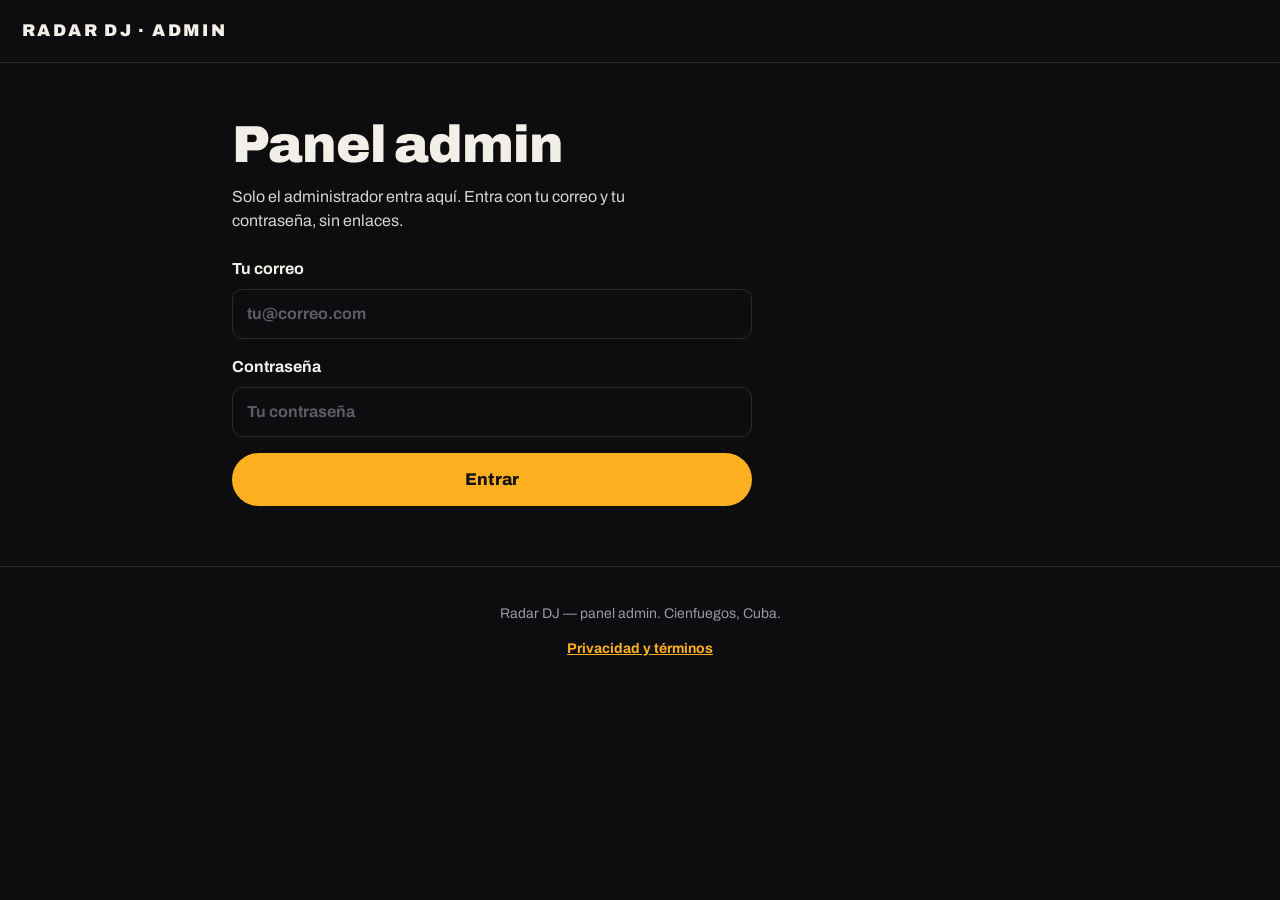
<file: admin/index.html>
<!DOCTYPE html>
<html lang="es">
<head>
<meta charset="UTF-8">
<meta name="viewport" content="width=device-width, initial-scale=1.0">
<title>Radar DJ — Panel admin</title>
<meta name="description" content="Panel del administrador de Radar DJ: usuarios, suscripciones y renovaciones.">
<link rel="preconnect" href="https://fonts.googleapis.com">
<link rel="preconnect" href="https://fonts.gstatic.com" crossorigin>
<link href="https://fonts.googleapis.com/css2?family=Archivo:wght@500;700;800;900&display=swap" rel="stylesheet">
<link rel="stylesheet" href="styles.css">
<style>
  input[type="password"] { width: 100%; margin-top: 8px; background: #0d0d0f; border: 1px solid var(--line); border-radius: 10px; color: var(--ink); font: inherit; padding: 12px 14px; }
</style>
<script src="vendor/supabase.min.js"></script>
</head>
<body>
<header class="top">
  <span class="brand">RADAR&nbsp;DJ · ADMIN</span>
  <button class="logout" id="logoutBtn" hidden>Salir</button>
</header>

<main>
  <!-- Login -->
  <section class="login" id="loginView">
    <h1>Panel admin</h1>
    <p class="lede">Solo el administrador entra aquí. Entra con tu correo y tu contraseña, sin enlaces.</p>
    <form id="loginForm" novalidate>
      <label>
        Tu correo
        <input type="email" id="loginEmail" required maxlength="120" placeholder="tu@correo.com" autocomplete="email">
      </label>
      <label>
        Contraseña
        <input type="password" id="loginPassword" required minlength="6" placeholder="Tu contraseña" autocomplete="current-password">
      </label>
      <p class="error" id="loginError" hidden></p>
      <button class="submit" type="submit" id="loginBtn">Entrar</button>
    </form>
  </section>

  <!-- Dashboard -->
  <section class="dash" id="dashView" hidden>
    <div class="dash-head">
      <h1>Usuarios</h1>
      <button class="refresh" id="refreshBtn" type="button">Actualizar</button>
    </div>

    <div class="stats">
      <div class="stat"><span class="num" id="statTotal">–</span><span class="lbl">Usuarios</span></div>
      <div class="stat"><span class="num" id="statFree">–</span><span class="lbl">Gratis</span></div>
      <div class="stat"><span class="num" id="statPaid">–</span><span class="lbl">Pagando</span></div>
      <div class="stat warn"><span class="num" id="statExpiring">–</span><span class="lbl">Por vencer</span></div>
    </div>

    <input class="search" id="searchInput" type="search" placeholder="Buscar por correo o teléfono…" aria-label="Buscar por correo o teléfono">

    <p class="error" id="dashError" hidden></p>
    <p class="empty" id="emptyMsg" hidden>Nadie por aquí todavía.</p>

    <div class="users" id="usersList"></div>

    <div class="dash-head" style="margin-top:34px">
      <h1>Renovaciones pendientes</h1>
    </div>
    <p class="empty" id="renewalsEmpty">Nadie ha avisado que pagó.</p>
    <div class="users" id="renewalsList"></div>
  </section>
</main>

<footer>
  <p>Radar DJ — panel admin. Cienfuegos, Cuba.</p>
  <p><a class="textlink" href="../legal.html">Privacidad y términos</a></p>
</footer>

<script src="config.js"></script>
<script src="app.js"></script>
</body>
</html>
</file>
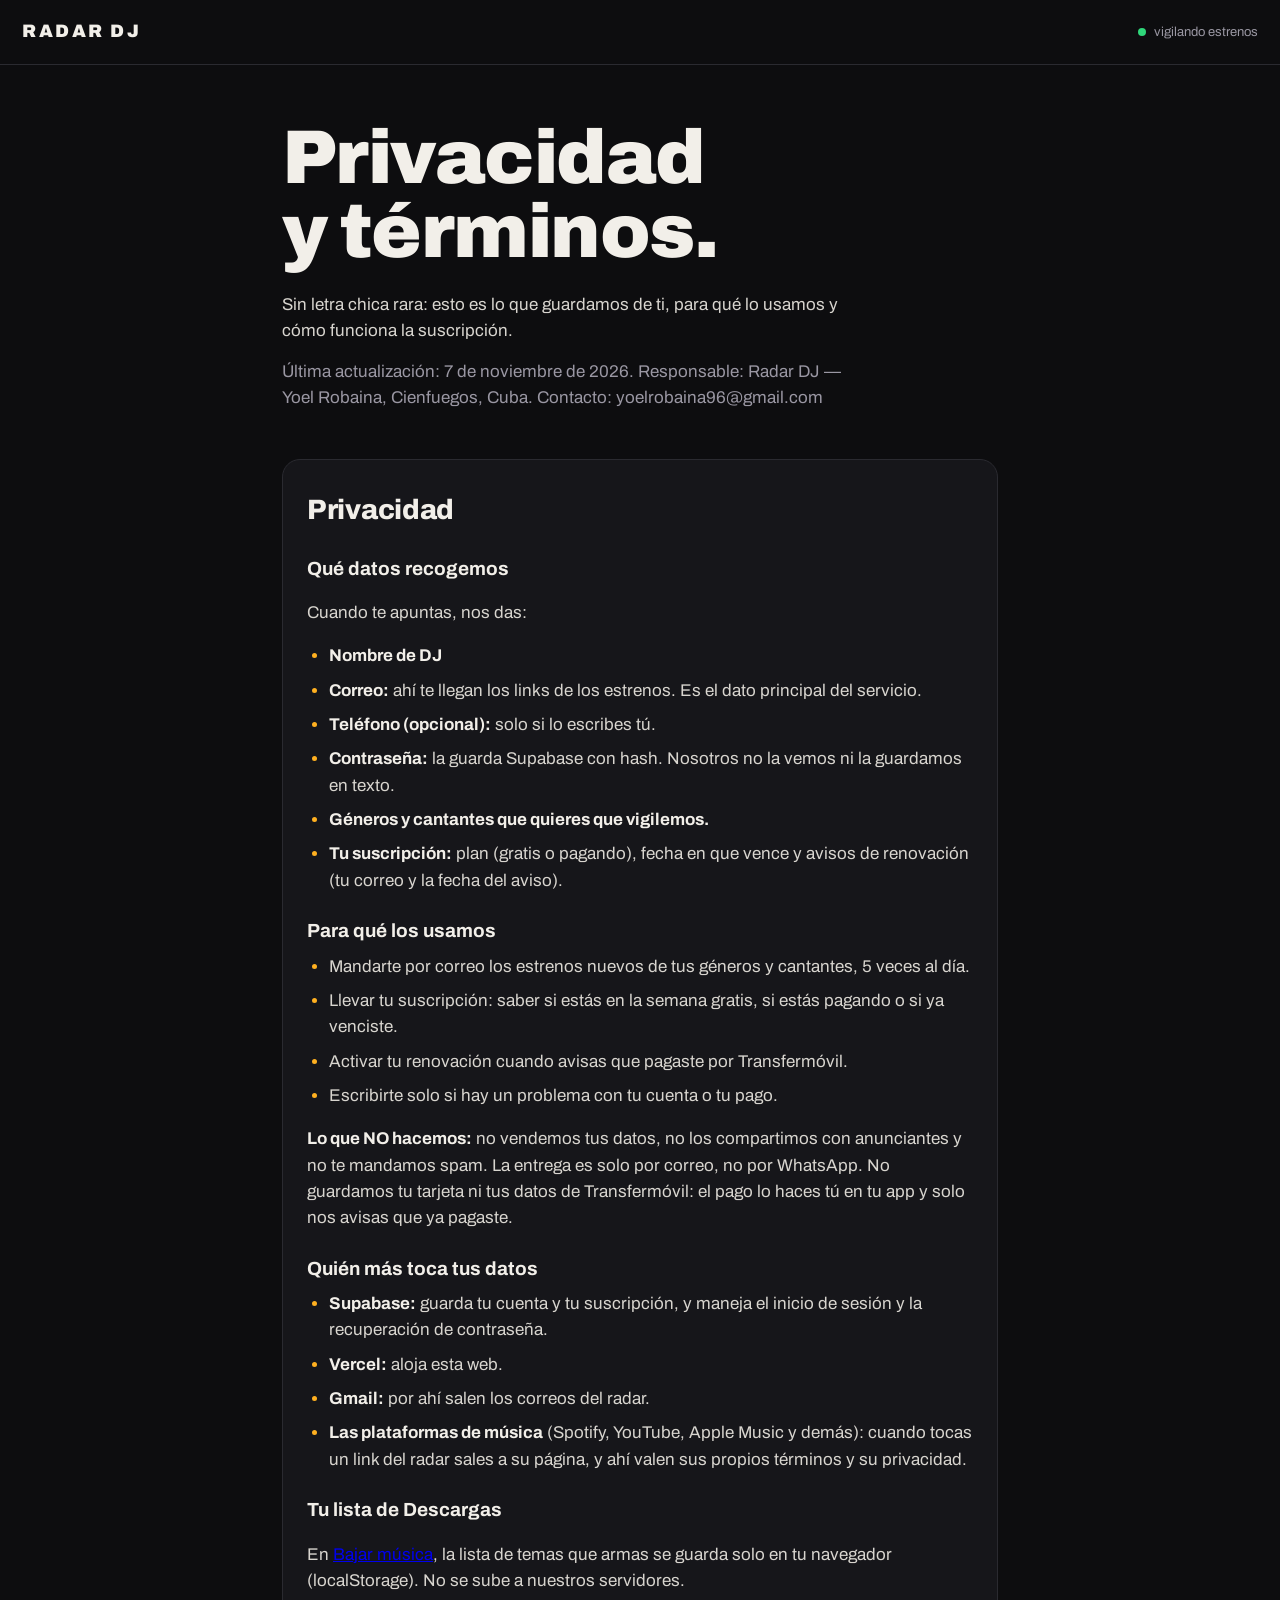
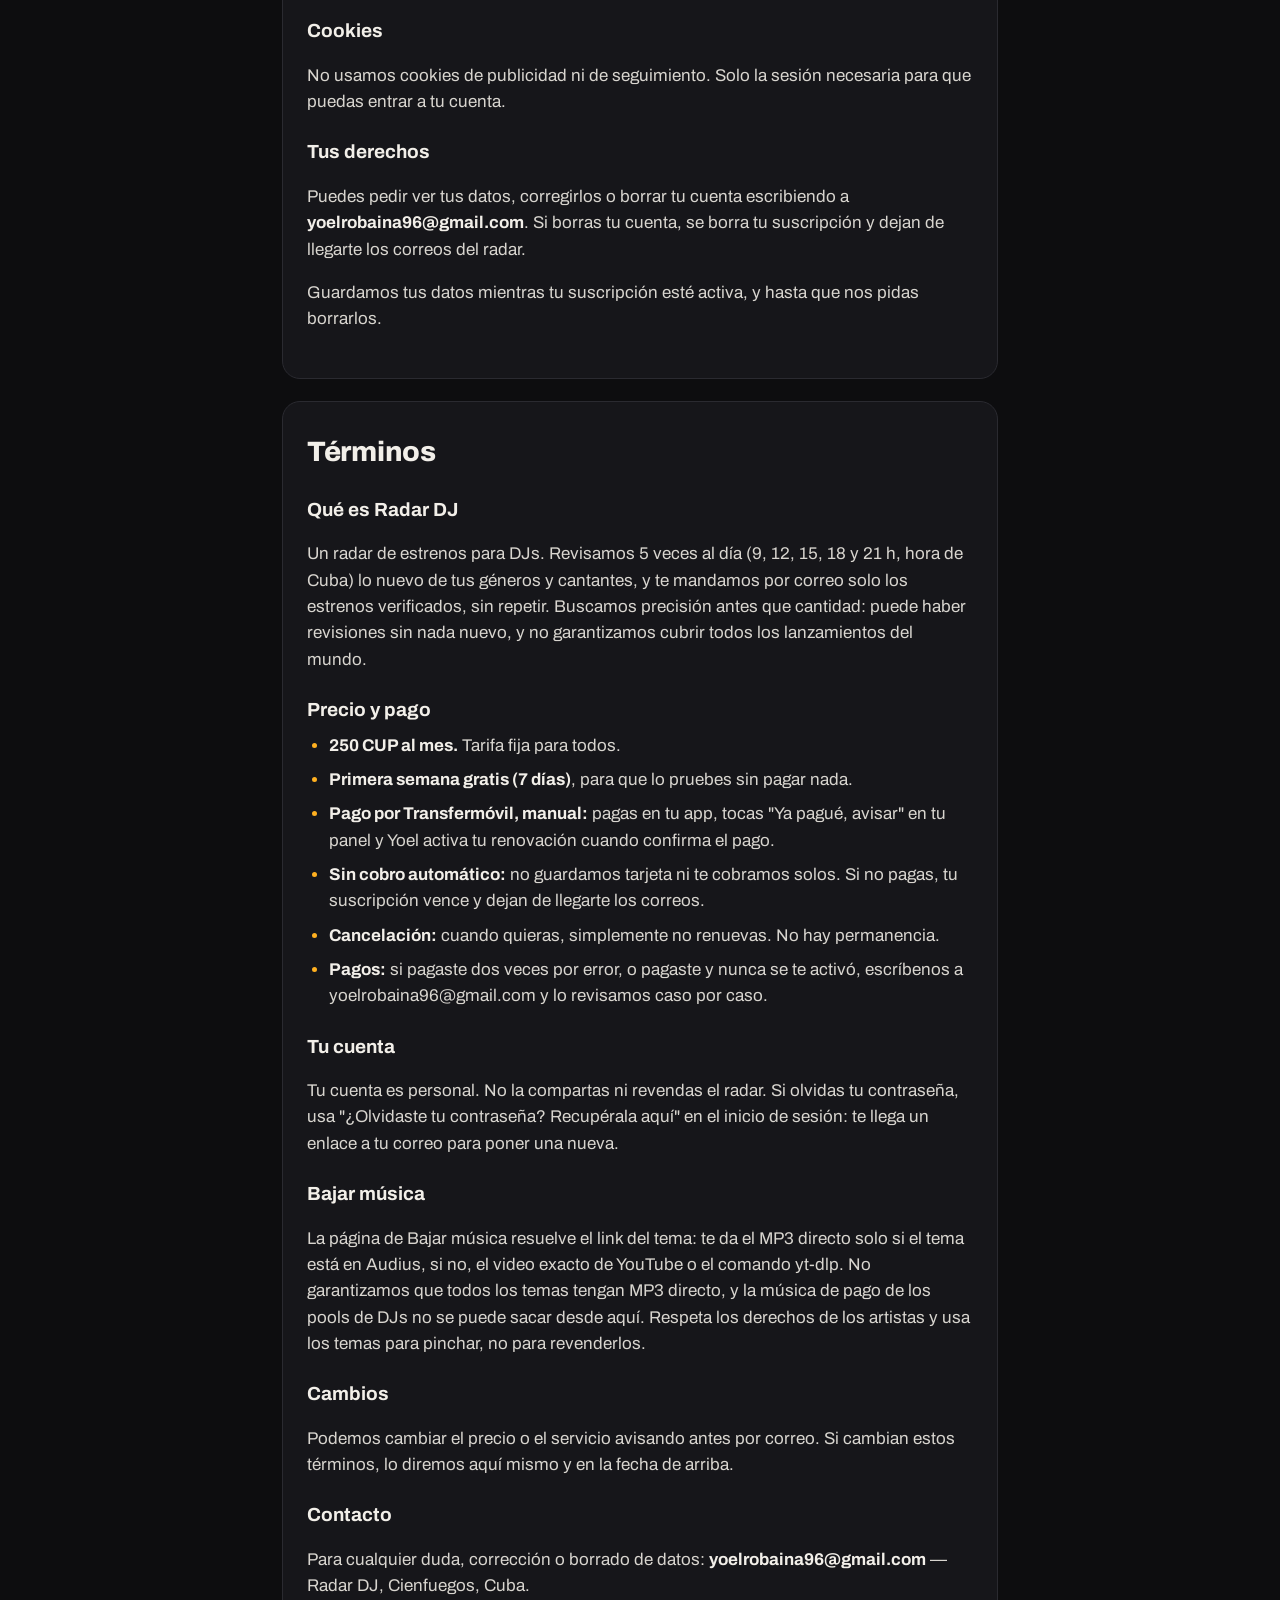
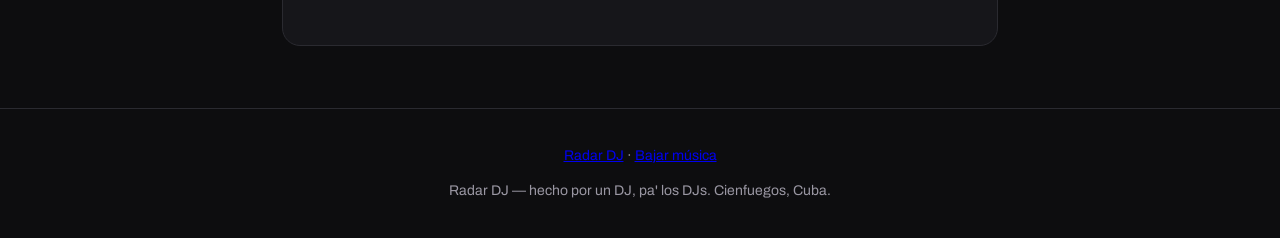
<file: legal.html>
<!DOCTYPE html>
<html lang="es">
<head>
<meta charset="UTF-8">
<meta name="viewport" content="width=device-width, initial-scale=1.0">
<title>Radar DJ — Privacidad y términos</title>
<meta name="description" content="Privacidad y términos de Radar DJ: qué datos guardamos, para qué, y cómo funciona la suscripción de 250 CUP al mes.">
<link rel="preconnect" href="https://fonts.googleapis.com">
<link rel="preconnect" href="https://fonts.gstatic.com" crossorigin>
<link href="https://fonts.googleapis.com/css2?family=Archivo:wght@500;700;800;900&display=swap" rel="stylesheet">
<link rel="stylesheet" href="styles.css">
<style>
  a.brand { color: var(--ink); text-decoration: none; }
  .legal { background: var(--panel); border: 1px solid var(--line); border-radius: 18px; padding: 28px 24px; margin-bottom: 22px; }
  .legal h2 { margin-bottom: 10px; }
  .legal h3 { margin: 22px 0 8px; font-size: 19px; }
  .legal p, .legal li { color: #d8d5cf; }
  .legal ul { margin: 0 0 14px; padding-left: 22px; }
  .legal li { margin-bottom: 8px; }
  .legal li::marker { color: var(--amber); }
  .legal strong { color: var(--ink); }
  @media (max-width: 520px) { .legal { padding: 22px 16px; } }
</style>
</head>
<body>
<header class="top">
  <a class="brand" href="./">RADAR&nbsp;DJ</a>
  <span class="live"><span class="dot"></span>vigilando estrenos</span>
</header>

<main>
  <section class="hero">
    <h1>Privacidad<br>y términos.</h1>
    <p class="lede">Sin letra chica rara: esto es lo que guardamos de ti, para qué lo usamos y cómo funciona la suscripción.</p>
    <p class="lede small">Última actualización: 7 de noviembre de 2026. Responsable: Radar DJ — Yoel Robaina, Cienfuegos, Cuba. Contacto: yoelrobaina96@gmail.com</p>
  </section>

  <section class="legal" id="privacidad">
    <h2>Privacidad</h2>

    <h3>Qué datos recogemos</h3>
    <p>Cuando te apuntas, nos das:</p>
    <ul>
      <li><strong>Nombre de DJ</strong></li>
      <li><strong>Correo:</strong> ahí te llegan los links de los estrenos. Es el dato principal del servicio.</li>
      <li><strong>Teléfono (opcional):</strong> solo si lo escribes tú.</li>
      <li><strong>Contraseña:</strong> la guarda Supabase con hash. Nosotros no la vemos ni la guardamos en texto.</li>
      <li><strong>Géneros y cantantes que quieres que vigilemos.</strong></li>
      <li><strong>Tu suscripción:</strong> plan (gratis o pagando), fecha en que vence y avisos de renovación (tu correo y la fecha del aviso).</li>
    </ul>

    <h3>Para qué los usamos</h3>
    <ul>
      <li>Mandarte por correo los estrenos nuevos de tus géneros y cantantes, 5 veces al día.</li>
      <li>Llevar tu suscripción: saber si estás en la semana gratis, si estás pagando o si ya venciste.</li>
      <li>Activar tu renovación cuando avisas que pagaste por Transfermóvil.</li>
      <li>Escribirte solo si hay un problema con tu cuenta o tu pago.</li>
    </ul>
    <p><strong>Lo que NO hacemos:</strong> no vendemos tus datos, no los compartimos con anunciantes y no te mandamos spam. La entrega es solo por correo, no por WhatsApp. No guardamos tu tarjeta ni tus datos de Transfermóvil: el pago lo haces tú en tu app y solo nos avisas que ya pagaste.</p>

    <h3>Quién más toca tus datos</h3>
    <ul>
      <li><strong>Supabase:</strong> guarda tu cuenta y tu suscripción, y maneja el inicio de sesión y la recuperación de contraseña.</li>
      <li><strong>Vercel:</strong> aloja esta web.</li>
      <li><strong>Gmail:</strong> por ahí salen los correos del radar.</li>
      <li><strong>Las plataformas de música</strong> (Spotify, YouTube, Apple Music y demás): cuando tocas un link del radar sales a su página, y ahí valen sus propios términos y su privacidad.</li>
    </ul>

    <h3>Tu lista de Descargas</h3>
    <p>En <a class="textlink" href="descargarmusica/">Bajar música</a>, la lista de temas que armas se guarda solo en tu navegador (localStorage). No se sube a nuestros servidores.</p>

    <h3>Cookies</h3>
    <p>No usamos cookies de publicidad ni de seguimiento. Solo la sesión necesaria para que puedas entrar a tu cuenta.</p>

    <h3>Tus derechos</h3>
    <p>Puedes pedir ver tus datos, corregirlos o borrar tu cuenta escribiendo a <strong>yoelrobaina96@gmail.com</strong>. Si borras tu cuenta, se borra tu suscripción y dejan de llegarte los correos del radar.</p>
    <p>Guardamos tus datos mientras tu suscripción esté activa, y hasta que nos pidas borrarlos.</p>
  </section>

  <section class="legal" id="terminos">
    <h2>Términos</h2>

    <h3>Qué es Radar DJ</h3>
    <p>Un radar de estrenos para DJs. Revisamos 5 veces al día (9, 12, 15, 18 y 21 h, hora de Cuba) lo nuevo de tus géneros y cantantes, y te mandamos por correo solo los estrenos verificados, sin repetir. Buscamos precisión antes que cantidad: puede haber revisiones sin nada nuevo, y no garantizamos cubrir todos los lanzamientos del mundo.</p>

    <h3>Precio y pago</h3>
    <ul>
      <li><strong>250 CUP al mes.</strong> Tarifa fija para todos.</li>
      <li><strong>Primera semana gratis (7 días)</strong>, para que lo pruebes sin pagar nada.</li>
      <li><strong>Pago por Transfermóvil, manual:</strong> pagas en tu app, tocas "Ya pagué, avisar" en tu panel y Yoel activa tu renovación cuando confirma el pago.</li>
      <li><strong>Sin cobro automático:</strong> no guardamos tarjeta ni te cobramos solos. Si no pagas, tu suscripción vence y dejan de llegarte los correos.</li>
      <li><strong>Cancelación:</strong> cuando quieras, simplemente no renuevas. No hay permanencia.</li>
      <li><strong>Pagos:</strong> si pagaste dos veces por error, o pagaste y nunca se te activó, escríbenos a yoelrobaina96@gmail.com y lo revisamos caso por caso.</li>
    </ul>

    <h3>Tu cuenta</h3>
    <p>Tu cuenta es personal. No la compartas ni revendas el radar. Si olvidas tu contraseña, usa "¿Olvidaste tu contraseña? Recupérala aquí" en el inicio de sesión: te llega un enlace a tu correo para poner una nueva.</p>

    <h3>Bajar música</h3>
    <p>La página de Bajar música resuelve el link del tema: te da el MP3 directo solo si el tema está en Audius, si no, el video exacto de YouTube o el comando yt-dlp. No garantizamos que todos los temas tengan MP3 directo, y la música de pago de los pools de DJs no se puede sacar desde aquí. Respeta los derechos de los artistas y usa los temas para pinchar, no para revenderlos.</p>

    <h3>Cambios</h3>
    <p>Podemos cambiar el precio o el servicio avisando antes por correo. Si cambian estos términos, lo diremos aquí mismo y en la fecha de arriba.</p>

    <h3>Contacto</h3>
    <p>Para cualquier duda, corrección o borrado de datos: <strong>yoelrobaina96@gmail.com</strong> — Radar DJ, Cienfuegos, Cuba.</p>
  </section>
</main>

<footer>
  <p><a class="textlink" href="./">Radar DJ</a> · <a class="textlink" href="descargarmusica/">Bajar música</a></p>
  <p>Radar DJ — hecho por un DJ, pa' los DJs. Cienfuegos, Cuba.</p>
</footer>
</body>
</html>
</file>
<file: admin/styles.css>
:root {
  --bg: #0d0d0f;
  --panel: #16161a;
  --ink: #f2efe9;
  --muted: #9a97a3;
  --amber: #ffb020;
  --green: #2fd67a;
  --orange: #ff9a3d;
  --red: #ff5a5a;
  --line: #2a2a30;
}

* { box-sizing: border-box; }

body {
  margin: 0;
  background: var(--bg);
  color: var(--ink);
  font-family: "Archivo", system-ui, -apple-system, "Segoe UI", sans-serif;
  font-size: 16px;
  line-height: 1.5;
}

.top {
  display: flex;
  justify-content: space-between;
  align-items: center;
  padding: 18px 22px;
  border-bottom: 1px solid var(--line);
}

.brand { font-weight: 900; letter-spacing: .14em; font-size: 17px; }

.logout {
  font: inherit;
  background: transparent;
  color: var(--muted);
  border: 1px solid var(--line);
  border-radius: 999px;
  padding: 7px 16px;
  cursor: pointer;
}

main { max-width: 860px; margin: 0 auto; padding: 0 22px 40px; }

.login { max-width: 520px; padding: 56px 0 20px; }

h1 {
  font-size: clamp(34px, 7vw, 52px);
  line-height: 1;
  font-weight: 900;
  letter-spacing: -.02em;
  margin: 0 0 14px;
}

.lede { color: #d8d5cf; max-width: 52ch; margin: 0 0 24px; }

label { display: block; margin-bottom: 16px; font-weight: 700; }

input[type="email"], input[type="text"], input[type="search"] {
  width: 100%;
  margin-top: 8px;
  background: #0d0d0f;
  border: 1px solid var(--line);
  border-radius: 10px;
  color: var(--ink);
  font: inherit;
  padding: 12px 14px;
}

input::placeholder { color: #5d5a66; }

.submit {
  width: 100%;
  font: inherit;
  font-weight: 800;
  font-size: 17px;
  background: var(--amber);
  color: #141414;
  border: 0;
  border-radius: 999px;
  padding: 14px 20px;
  cursor: pointer;
}

.submit:disabled { opacity: .55; cursor: wait; }

.linklike {
  display: block;
  margin: 14px auto 0;
  font: inherit;
  background: none;
  border: 0;
  color: var(--amber);
  cursor: pointer;
}

.textlink { color: var(--amber); font-weight: 700; }

.sent { color: #d8d5cf; margin: 0 0 18px; }

.error { color: var(--red); font-weight: 700; }

.dash { padding-top: 36px; }

.dash-head {
  display: flex;
  justify-content: space-between;
  align-items: center;
  margin-bottom: 20px;
}

.dash-head h1 { margin: 0; }

.refresh {
  font: inherit;
  font-weight: 700;
  background: transparent;
  color: var(--ink);
  border: 1px solid var(--line);
  border-radius: 999px;
  padding: 9px 18px;
  cursor: pointer;
}

.stats {
  display: grid;
  grid-template-columns: repeat(4, 1fr);
  gap: 12px;
  margin-bottom: 22px;
}

.stat {
  background: var(--panel);
  border: 1px solid var(--line);
  border-radius: 14px;
  padding: 16px;
}

.stat.warn { border-color: var(--orange); }

.num { display: block; font-size: 34px; font-weight: 900; line-height: 1; }
.lbl { color: var(--muted); font-size: 14px; }

.search { margin-bottom: 18px; }

.empty { color: var(--muted); }

.users { display: flex; flex-direction: column; gap: 12px; }

.user {
  background: var(--panel);
  border: 1px solid var(--line);
  border-radius: 14px;
  padding: 18px;
}

.user-head {
  display: flex;
  justify-content: space-between;
  align-items: flex-start;
  gap: 12px;
}

.user-name { font-size: 19px; font-weight: 800; margin: 0; }

.badge {
  font-size: 13px;
  font-weight: 800;
  border-radius: 999px;
  padding: 4px 12px;
  white-space: nowrap;
}

.badge.free { background: #3a2f10; color: var(--amber); }
.badge.paid { background: #0e2e1c; color: var(--green); }
.badge.expiring { background: #3a2410; color: var(--orange); }
.badge.expired { background: #3a1414; color: var(--red); }

.user-meta { color: var(--muted); font-size: 14px; margin: 8px 0 0; overflow-wrap: anywhere; }
.user-meta strong { color: var(--ink); font-weight: 700; }

.user-actions { display: flex; flex-wrap: wrap; gap: 10px; margin-top: 14px; }

.btn {
  font: inherit;
  font-weight: 700;
  border-radius: 999px;
  padding: 8px 16px;
  cursor: pointer;
}

.btn.activate { background: var(--green); color: #0d1a10; border: 0; }
.btn.renew { background: var(--amber); color: #141414; border: 0; }
.btn.delete { background: transparent; color: var(--red); border: 1px solid var(--red); }

.btn:disabled { opacity: .55; cursor: wait; }

button:focus-visible, input:focus-visible {
  outline: 3px solid var(--amber);
  outline-offset: 2px;
}

footer {
  border-top: 1px solid var(--line);
  padding: 22px;
  text-align: center;
  color: var(--muted);
  font-size: 14px;
}

@media (max-width: 640px) {
  .stats { grid-template-columns: repeat(2, 1fr); }
  .login { padding-top: 40px; }
}
</file>
<file: styles.css>
:root {
  --bg: #0d0d0f;
  --panel: #16161a;
  --ink: #f2efe9;
  --muted: #9a97a3;
  --amber: #ffb020;
  --green: #2fd67a;
  --line: #2a2a30;
  --danger: #ff5a5a;
}

* { box-sizing: border-box; }

html { scroll-behavior: smooth; }

body {
  margin: 0;
  background: var(--bg);
  color: var(--ink);
  font-family: "Archivo", system-ui, -apple-system, "Segoe UI", sans-serif;
  font-size: 17px;
  line-height: 1.55;
}

.top {
  display: flex;
  justify-content: space-between;
  align-items: center;
  padding: 18px 22px;
  border-bottom: 1px solid var(--line);
}

.brand {
  font-weight: 900;
  letter-spacing: .14em;
  font-size: 18px;
}

.live {
  color: var(--muted);
  font-size: 13px;
  display: flex;
  align-items: center;
  gap: 8px;
}

.dot {
  width: 8px;
  height: 8px;
  border-radius: 50%;
  background: var(--green);
  display: inline-block;
}

main { max-width: 760px; margin: 0 auto; padding: 0 22px 40px; }

.hero { padding: 56px 0 34px; }

h1 {
  font-size: clamp(44px, 9vw, 76px);
  line-height: .98;
  font-weight: 900;
  letter-spacing: -.02em;
  margin: 0 0 22px;
}

.lede { max-width: 56ch; margin: 0 0 14px; color: #d8d5cf; }
.lede.small { color: var(--muted); }

.cta {
  display: inline-block;
  margin-top: 18px;
  background: var(--amber);
  color: #141414;
  font-weight: 800;
  text-decoration: none;
  padding: 14px 26px;
  border-radius: 999px;
  font-size: 17px;
}

.cta:focus-visible, button:focus-visible, input:focus-visible, textarea:focus-visible {
  outline: 3px solid var(--amber);
  outline-offset: 2px;
}

.ticker {
  overflow: hidden;
  white-space: nowrap;
  border-top: 1px solid var(--line);
  border-bottom: 1px solid var(--line);
  padding: 10px 0;
  color: var(--muted);
  font-weight: 700;
  letter-spacing: .08em;
  font-size: 14px;
}

.ticker span { display: inline-block; padding-right: 12px; }

section { padding: 34px 0; }

h2 {
  font-size: 28px;
  font-weight: 800;
  letter-spacing: -.01em;
  margin: 0 0 16px;
}

.how ol { margin: 0; padding-left: 22px; }
.how li { margin-bottom: 12px; }
.how li::marker { color: var(--amber); font-weight: 800; }

.price { border-top: 1px solid var(--line); }
.amount { font-size: 52px; font-weight: 900; margin: 0 0 8px; line-height: 1; }
.amount span { font-size: 20px; font-weight: 700; color: var(--muted); }
.price p:last-child { color: #d8d5cf; max-width: 56ch; }

.form-wrap {
  background: var(--panel);
  border: 1px solid var(--line);
  border-radius: 18px;
  padding: 30px 26px;
}

.form-intro { color: var(--muted); margin: 0 0 22px; }

form label, fieldset { display: block; margin-bottom: 20px; }
fieldset { border: 0; padding: 0; }
legend { margin-bottom: 10px; font-weight: 700; }
.opt { color: var(--muted); font-weight: 500; font-size: 14px; }

input[type="text"], input[type="tel"], input[type="email"], textarea {
  width: 100%;
  margin-top: 8px;
  background: #0d0d0f;
  border: 1px solid var(--line);
  border-radius: 10px;
  color: var(--ink);
  font: inherit;
  padding: 12px 14px;
}

input::placeholder, textarea::placeholder { color: #5d5a66; }
textarea { resize: vertical; }

.chips { display: flex; flex-wrap: wrap; gap: 10px; }

.chips button {
  font: inherit;
  font-weight: 700;
  background: transparent;
  color: var(--ink);
  border: 1px solid var(--line);
  border-radius: 999px;
  padding: 9px 16px;
  cursor: pointer;
}

.chips button[aria-pressed="true"] {
  background: var(--amber);
  border-color: var(--amber);
  color: #141414;
}

.radios { display: flex; flex-wrap: wrap; gap: 18px; }
.radio { display: flex; align-items: center; gap: 8px; margin: 0; font-weight: 500; cursor: pointer; }
.radio input { accent-color: var(--amber); width: 18px; height: 18px; }

.error { color: var(--danger); font-weight: 700; margin: 0 0 16px; }

.submit {
  width: 100%;
  font: inherit;
  font-weight: 800;
  font-size: 17px;
  background: var(--amber);
  color: #141414;
  border: 0;
  border-radius: 999px;
  padding: 15px 20px;
  cursor: pointer;
}

.submit:disabled { opacity: .55; cursor: wait; }

.fine { color: var(--muted); font-size: 14px; text-align: center; }

.done { text-align: left; }
.done-title { font-size: 26px; font-weight: 800; margin: 0 0 10px; }

footer {
  border-top: 1px solid var(--line);
  padding: 22px;
  text-align: center;
  color: var(--muted);
  font-size: 14px;
}

@media (prefers-reduced-motion: reduce) {
  html { scroll-behavior: auto; }
}

@media (max-width: 520px) {
  .form-wrap { padding: 24px 18px; }
  .hero { padding-top: 40px; }
}
</file>
